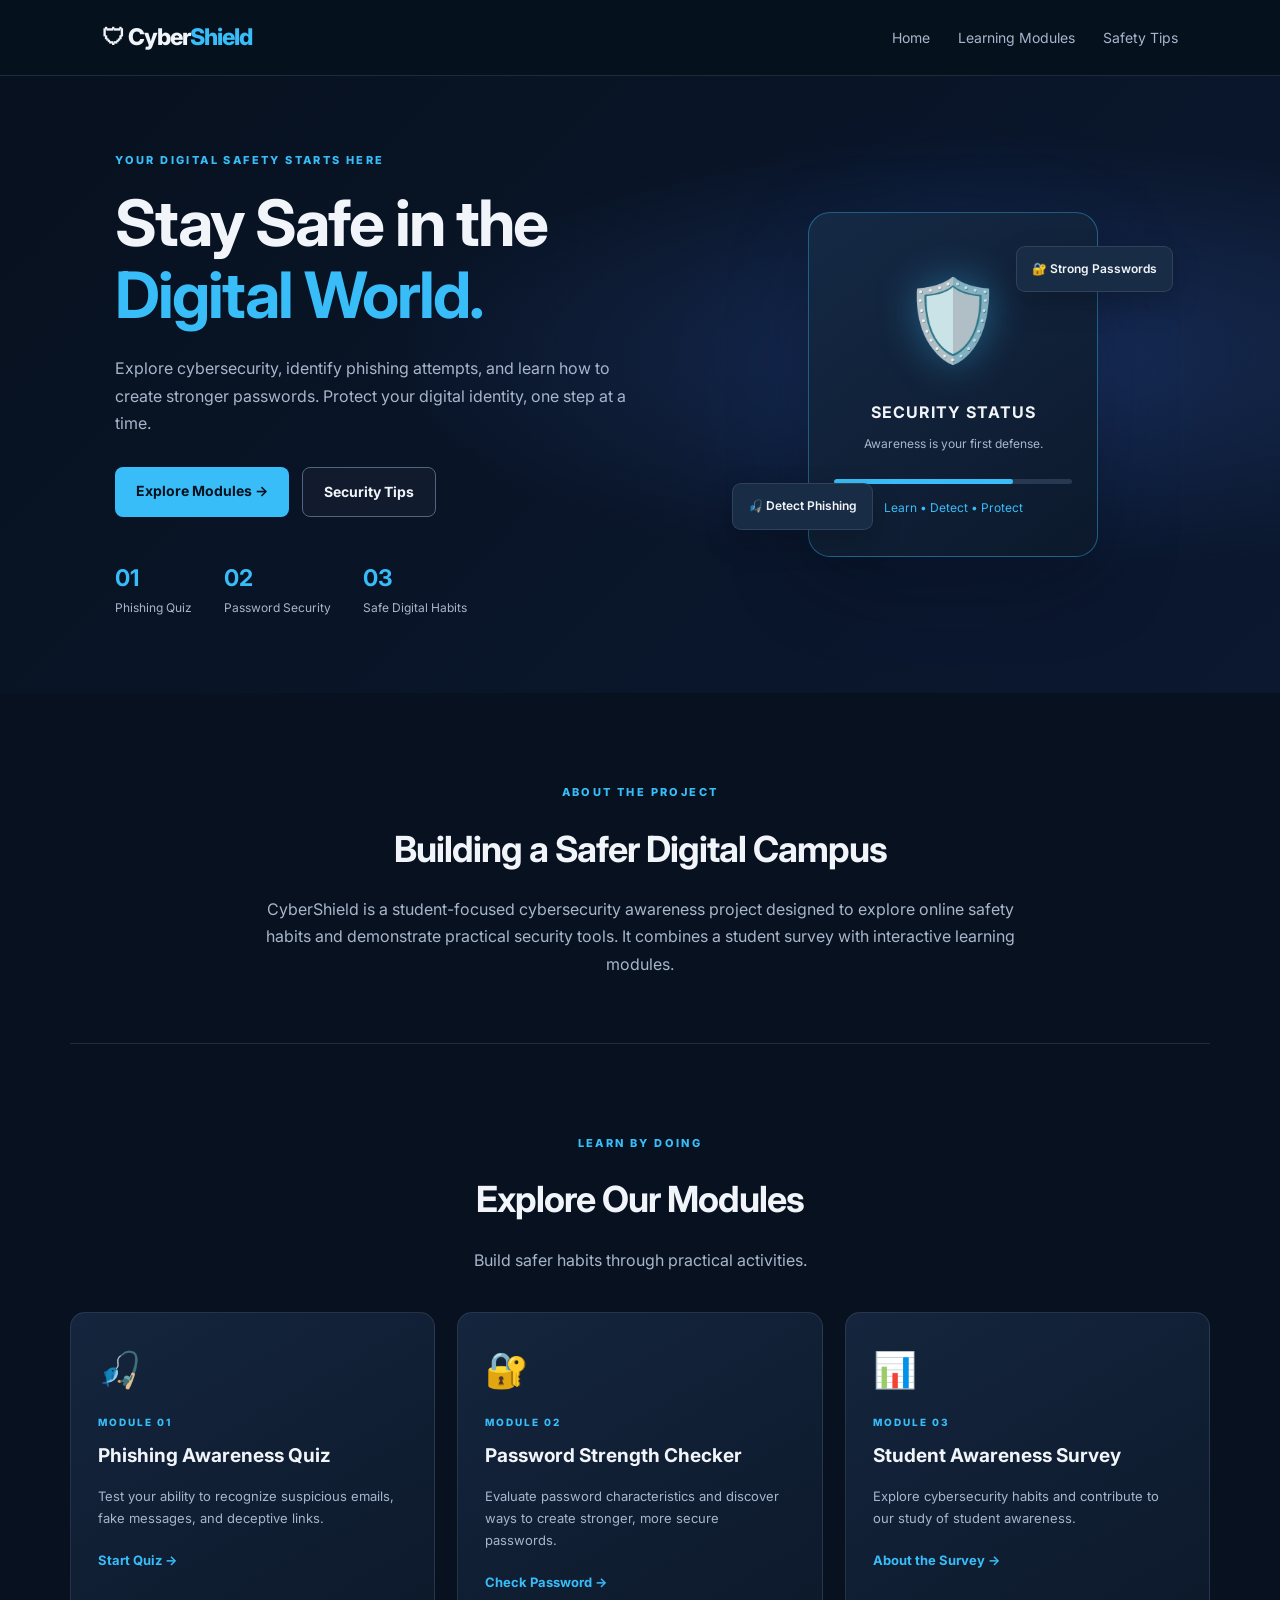
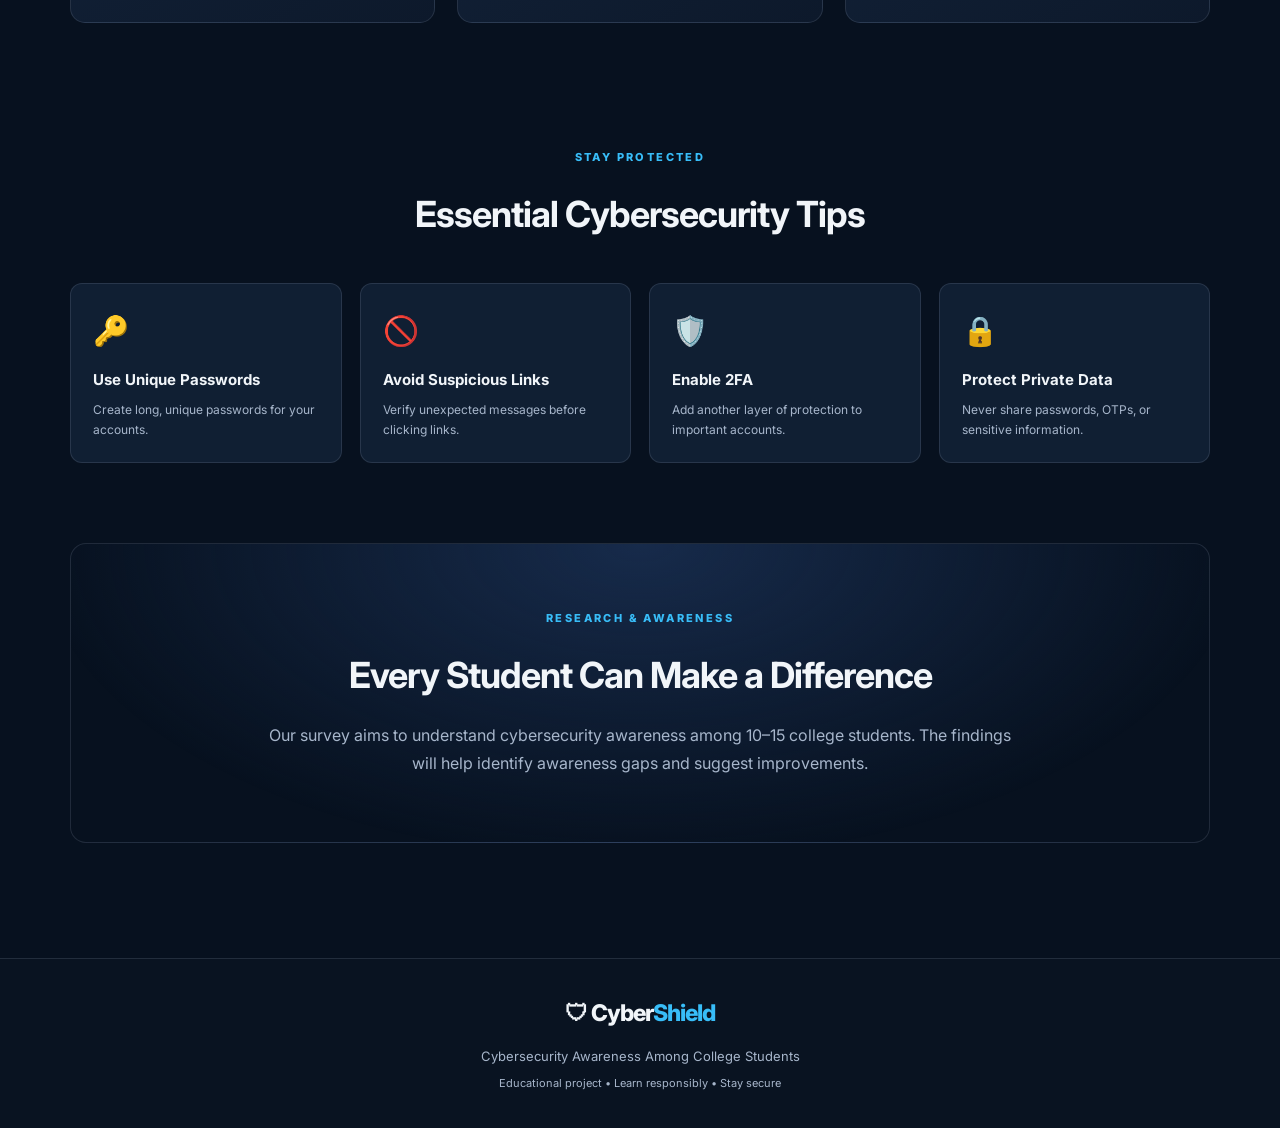
<file: index.html>
<!DOCTYPE html>
<html lang="en">
<head>
    <meta charset="UTF-8">
    <meta name="viewport" content="width=device-width, initial-scale=1.0">
    <title>CyberShield | Cybersecurity Awareness</title>
    <link rel="stylesheet" href="style.css">
</head>

<body>

    <nav class="navbar">
        <a href="#" class="logo">🛡 Cyber<span>Shield</span></a>

        <div class="nav-links">
            <a href="#home">Home</a>
            <a href="#modules">Learning Modules</a>
            <a href="#tips">Safety Tips</a>
        </div>
    </nav>

    <header class="hero" id="home">
        <div class="hero-content">
            <p class="tagline">YOUR DIGITAL SAFETY STARTS HERE</p>

            <h1>Stay Safe in the<br>
                <span>Digital World.</span>
            </h1>

            <p class="hero-text">
                Explore cybersecurity, identify phishing attempts,
                and learn how to create stronger passwords.
                Protect your digital identity, one step at a time.
            </p>

            <div class="hero-buttons">
                <a href="#modules" class="btn primary">
                    Explore Modules →
                </a>

                <a href="#tips" class="btn secondary">
                    Security Tips
                </a>
            </div>

            <div class="hero-stats">
                <div>
                    <h3>01</h3>
                    <p>Phishing Quiz</p>
                </div>

                <div>
                    <h3>02</h3>
                    <p>Password Security</p>
                </div>

                <div>
                    <h3>03</h3>
                    <p>Safe Digital Habits</p>
                </div>
            </div>
        </div>

        <div class="hero-visual">
            <div class="glow"></div>

            <div class="shield-card">
                <div class="shield-icon">🛡️</div>
                <h2>SECURITY STATUS</h2>
                <p class="protected">Awareness is your first defense.</p>

                <div class="security-line">
                    <span></span>
                </div>

                <p class="small-text">
                    Learn • Detect • Protect
                </p>
            </div>

            <div class="floating-card top-card">
                🔐 Strong Passwords
            </div>

            <div class="floating-card bottom-card">
                🎣 Detect Phishing
            </div>
        </div>
    </header>

    <main>

        <section class="intro">
            <p class="tagline">ABOUT THE PROJECT</p>
            <h2>Building a Safer Digital Campus</h2>

            <p>
                CyberShield is a student-focused cybersecurity awareness
                project designed to explore online safety habits and
                demonstrate practical security tools. It combines a
                student survey with interactive learning modules.
            </p>
        </section>

        <section class="modules" id="modules">
            <div class="section-heading">
                <p class="tagline">LEARN BY DOING</p>
                <h2>Explore Our Modules</h2>
                <p>Build safer habits through practical activities.</p>
            </div>

            <div class="module-grid">

                <article class="module-card phishing">
                    <div class="module-icon">🎣</div>
                    <p class="module-number">MODULE 01</p>
                    <h3>Phishing Awareness Quiz</h3>

                    <p>
                        Test your ability to recognize suspicious
                        emails, fake messages, and deceptive links.
                    </p>

                    <a href="phishing.html" class="module-link">
                        Start Quiz →
                    </a>
                </article>

                <article class="module-card password">
                    <div class="module-icon">🔐</div>
                    <p class="module-number">MODULE 02</p>
                    <h3>Password Strength Checker</h3>

                    <p>
                        Evaluate password characteristics and discover
                        ways to create stronger, more secure passwords.
                    </p>

                    <a href="password.html" class="module-link">
                        Check Password →
                    </a>
                </article>

                <article class="module-card survey">
                    <div class="module-icon">📊</div>
                    <p class="module-number">MODULE 03</p>
                    <h3>Student Awareness Survey</h3>

                    <p>
                        Explore cybersecurity habits and contribute
                        to our study of student awareness.
                    </p>

                    <a href="#survey-info" class="module-link">
                        About the Survey →
                    </a>
                </article>

            </div>
        </section>

        <section class="tips" id="tips">
            <div class="section-heading">
                <p class="tagline">STAY PROTECTED</p>
                <h2>Essential Cybersecurity Tips</h2>
            </div>

            <div class="tips-grid">
                <div class="tip">
                    <span>🔑</span>
                    <h3>Use Unique Passwords</h3>
                    <p>Create long, unique passwords for your accounts.</p>
                </div>

                <div class="tip">
                    <span>🚫</span>
                    <h3>Avoid Suspicious Links</h3>
                    <p>Verify unexpected messages before clicking links.</p>
                </div>

                <div class="tip">
                    <span>🛡️</span>
                    <h3>Enable 2FA</h3>
                    <p>Add another layer of protection to important accounts.</p>
                </div>

                <div class="tip">
                    <span>🔒</span>
                    <h3>Protect Private Data</h3>
                    <p>Never share passwords, OTPs, or sensitive information.</p>
                </div>
            </div>
        </section>

        <section class="survey-info" id="survey-info">
            <p class="tagline">RESEARCH & AWARENESS</p>
            <h2>Every Student Can Make a Difference</h2>
            <p>
                Our survey aims to understand cybersecurity awareness
                among 10–15 college students. The findings will help
                identify awareness gaps and suggest improvements.
            </p>
        </section>

    </main>

    <footer>
        <a href="#home" class="logo">🛡 Cyber<span>Shield</span></a>

        <p>
            Cybersecurity Awareness Among College Students
        </p>

        <p class="footer-note">
            Educational project • Learn responsibly • Stay secure
        </p>
    </footer>

</body>
</html>
</file>
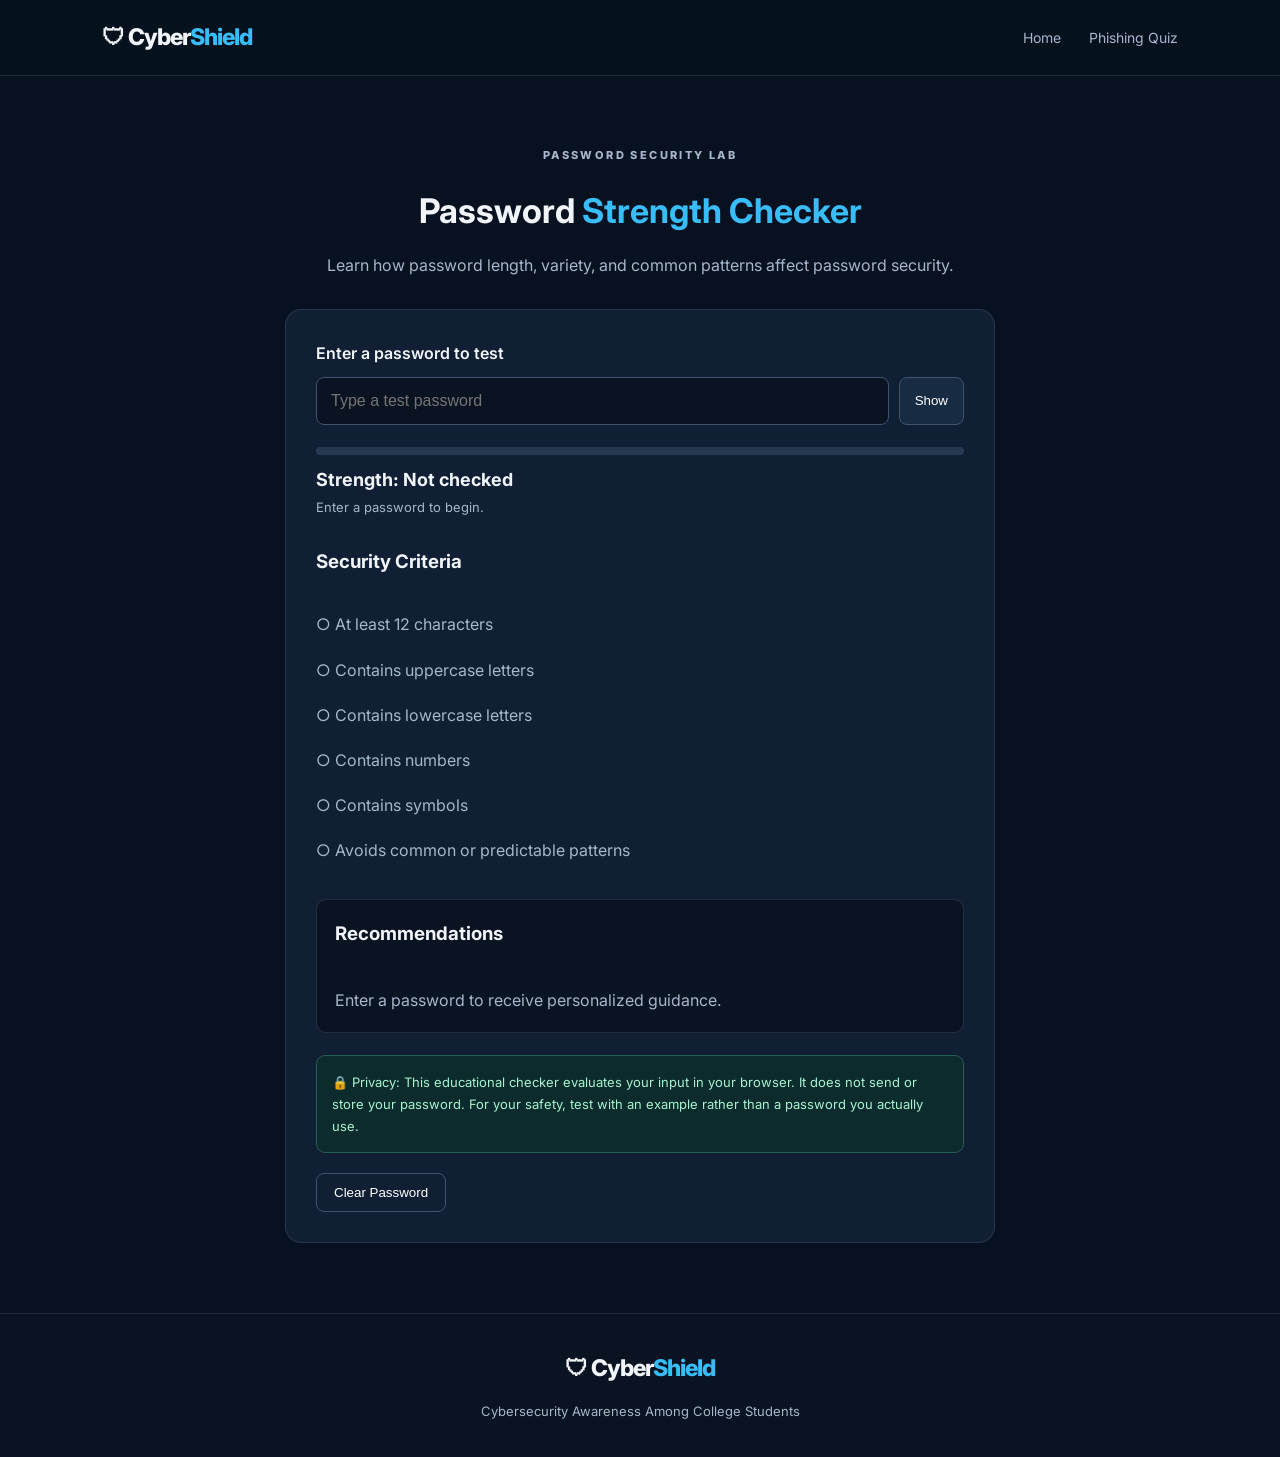
<file: password.html>
<!DOCTYPE html>
<html lang="en">
<head>
    <meta charset="UTF-8">
    <meta name="viewport" content="width=device-width, initial-scale=1.0">
    <title>Password Strength Checker | CyberShield</title>
    <link rel="stylesheet" href="style.css">

    <style>
        .password-container {
            max-width: 760px;
            margin: 45px auto;
            padding: 25px;
        }

        .password-heading {
            text-align: center;
            margin-bottom: 30px;
        }

        .password-heading h1 {
            font-size: 34px;
            margin-bottom: 12px;
        }

        .password-heading h1 span {
            color: var(--blue);
        }

        .password-heading p {
            color: var(--muted);
        }

        .checker-card {
            background: var(--panel);
            border: 1px solid var(--border);
            border-radius: 16px;
            padding: 30px;
        }

        .input-label {
            display: block;
            margin-bottom: 10px;
            font-weight: 600;
        }

        .password-input-row {
            display: flex;
            gap: 10px;
        }

        #passwordInput {
            width: 100%;
            min-width: 0;
            padding: 14px;
            border-radius: 8px;
            border: 1px solid #40536d;
            background: #091321;
            color: white;
            font-size: 16px;
        }

        #passwordInput:focus {
            outline: 2px solid var(--blue);
            outline-offset: 2px;
        }

        .toggle-btn {
            border: 1px solid #40536d;
            border-radius: 8px;
            background: #172b43;
            color: white;
            padding: 0 15px;
            cursor: pointer;
        }

        .strength-meter {
            height: 8px;
            background: #263951;
            border-radius: 10px;
            margin: 22px 0 10px;
            overflow: hidden;
        }

        #strengthBar {
            height: 100%;
            width: 0;
            background: #64748b;
            transition: width 0.25s, background 0.25s;
        }

        #strengthLabel {
            font-size: 18px;
            font-weight: 700;
        }

        #strengthScore {
            color: var(--muted);
            font-size: 13px;
        }

        .criteria-list {
            list-style: none;
            padding: 0;
            margin: 25px 0;
        }

        .criteria-list li {
            padding: 9px 0;
            color: var(--muted);
        }

        .criteria-list li.pass {
            color: #6ee7b7;
        }

        .criteria-list li.fail {
            color: #fda4af;
        }

        .recommendations {
            padding: 18px;
            border: 1px solid var(--border);
            border-radius: 10px;
            background: #091321;
        }

        .recommendations h3 {
            margin-bottom: 10px;
        }

        #feedback {
            color: var(--muted);
            white-space: pre-line;
        }

        .privacy-note {
            margin-top: 22px;
            padding: 15px;
            background: #0c2b2c;
            border: 1px solid #245c56;
            border-radius: 9px;
            color: #a7f3d0;
            font-size: 13px;
        }

        .reset-btn {
            margin-top: 20px;
            border: 1px solid #40536d;
            background: transparent;
            color: white;
            border-radius: 8px;
            padding: 11px 17px;
            cursor: pointer;
        }

        @media (max-width: 500px) {
            .password-container {
                padding: 15px;
            }

            .checker-card {
                padding: 20px;
            }

            .password-heading h1 {
                font-size: 27px;
            }
        }
    </style>
</head>

<body>

    <nav class="navbar">
        <a href="index.html" class="logo">🛡 Cyber<span>Shield</span></a>

        <div class="nav-links">
            <a href="index.html">Home</a>
            <a href="phishing.html">Phishing Quiz</a>
        </div>
    </nav>

    <main class="password-container">

        <div class="password-heading">
            <p class="tagline">PASSWORD SECURITY LAB</p>

            <h1>Password <span>Strength Checker</span></h1>

            <p>
                Learn how password length, variety, and common
                patterns affect password security.
            </p>
        </div>

        <section class="checker-card">

            <label for="passwordInput" class="input-label">
                Enter a password to test
            </label>

            <div class="password-input-row">
                <input
                    type="password"
                    id="passwordInput"
                    placeholder="Type a test password"
                    autocomplete="off"
                    spellcheck="false"
                    maxlength="256"
                    aria-describedby="privacyNote"
                >

                <button
                    type="button"
                    class="toggle-btn"
                    id="toggleButton"
                >
                    Show
                </button>
            </div>

            <div class="strength-meter">
                <div id="strengthBar"></div>
            </div>

            <p id="strengthLabel" aria-live="polite">
                Strength: Not checked
            </p>

            <p id="strengthScore">
                Enter a password to begin.
            </p>

            <h3 style="margin-top: 28px;">
                Security Criteria
            </h3>

            <ul class="criteria-list">
                <li id="lengthCheck">○ At least 12 characters</li>
                <li id="uppercaseCheck">○ Contains uppercase letters</li>
                <li id="lowercaseCheck">○ Contains lowercase letters</li>
                <li id="numberCheck">○ Contains numbers</li>
                <li id="symbolCheck">○ Contains symbols</li>
                <li id="commonCheck">○ Avoids common or predictable patterns</li>
            </ul>

            <div class="recommendations">
                <h3>Recommendations</h3>
                <p id="feedback">
                    Enter a password to receive personalized guidance.
                </p>
            </div>

            <div class="privacy-note" id="privacyNote">
                🔒 Privacy: This educational checker evaluates
                your input in your browser. It does not send or
                store your password. For your safety, test with
                an example rather than a password you actually use.
            </div>

            <button type="button" class="reset-btn" id="clearButton">
                Clear Password
            </button>

        </section>

    </main>

    <footer>
        <a href="index.html" class="logo">🛡 Cyber<span>Shield</span></a>
        <p>Cybersecurity Awareness Among College Students</p>
    </footer>

    <script>
        const passwordInput = document.getElementById("passwordInput");
        const strengthBar = document.getElementById("strengthBar");
        const strengthLabel = document.getElementById("strengthLabel");
        const strengthScore = document.getElementById("strengthScore");
        const feedback = document.getElementById("feedback");

        const criteria = {
            length: document.getElementById("lengthCheck"),
            uppercase: document.getElementById("uppercaseCheck"),
            lowercase: document.getElementById("lowercaseCheck"),
            number: document.getElementById("numberCheck"),
            symbol: document.getElementById("symbolCheck"),
            common: document.getElementById("commonCheck")
        };

        const commonPasswords = new Set([
            "password", "password123", "12345678", "123456789",
            "qwerty123", "admin123", "letmein", "welcome123",
            "iloveyou", "abc123", "password1"
        ]);

        function setCriterion(element, passed, label) {
            element.className = passed ? "pass" : "fail";
            element.textContent = (passed ? "✓ " : "○ ") + label;
        }

        function checkPassword() {
            const password = passwordInput.value;

            if (!password) {
                strengthBar.style.width = "0";
                strengthLabel.textContent = "Strength: Not checked";
                strengthScore.textContent = "Enter a password to begin.";

                Object.values(criteria).forEach(element => {
                    element.className = "";
                    element.textContent = "○ " +
                        element.textContent.replace(/^[✓○]\s*/, "");
                });

                feedback.textContent =
                    "Enter a password to receive personalized guidance.";

                return;
            }

            const lower = password.toLowerCase();
            const lengthOK = password.length >= 12;
            const upperOK = /[A-Z]/.test(password);
            const lowerOK = /[a-z]/.test(password);
            const numberOK = /[0-9]/.test(password);
            const symbolOK = /[^A-Za-z0-9]/.test(password);

            const commonOK =
                !commonPasswords.has(lower) &&
                !/^(.)\1+$/.test(password) &&
                !/^(0123|1234|2345|3456|4567|5678|6789|9876|8765|7654)/.test(password);

            setCriterion(criteria.length, lengthOK,
                "At least 12 characters");

            setCriterion(criteria.uppercase, upperOK,
                "Contains uppercase letters");

            setCriterion(criteria.lowercase, lowerOK,
                "Contains lowercase letters");

            setCriterion(criteria.number, numberOK,
                "Contains numbers");

            setCriterion(criteria.symbol, symbolOK,
                "Contains symbols");

            setCriterion(criteria.common, commonOK,
                "Avoids common or predictable patterns");

            let points = 0;

            if (lengthOK) points++;
            if (password.length >= 16) points++;
            if (upperOK && lowerOK) points++;
            if (numberOK) points++;
            if (symbolOK) points++;
            if (commonOK) points++;

            if (!commonOK || password.length < 8) {
                points = Math.min(points, 1);
            }

            let label;
            let color;
            let width;

            if (points <= 1) {
                label = "Very Weak";
                color = "#fb7185";
                width = "17%";
            } else if (points === 2) {
                label = "Weak";
                color = "#f97316";
                width = "34%";
            } else if (points === 3) {
                label = "Moderate";
                color = "#facc15";
                width = "51%";
            } else if (points === 4) {
                label = "Good";
                color = "#38bdf8";
                width = "68%";
            } else if (points === 5) {
                label = "Strong";
                color = "#34d399";
                width = "85%";
            } else {
                label = "Very Strong";
                color = "#22c55e";
                width = "100%";
            }

            strengthBar.style.width = width;
            strengthBar.style.background = color;
            strengthLabel.textContent = "Strength: " + label;
            strengthLabel.style.color = color;
            strengthScore.textContent =
                "Educational score: " + points + " / 6 criteria met";

            const suggestions = [];

            if (!lengthOK) {
                suggestions.push("• Use at least 12 characters; longer is generally better.");
            }

            if (!upperOK || !lowerOK) {
                suggestions.push("• Consider a mixture of uppercase and lowercase letters.");
            }

            if (!numberOK) {
                suggestions.push("• Consider including numbers.");
            }

            if (!symbolOK) {
                suggestions.push("• Consider including symbols where supported.");
            }

            if (!commonOK) {
                suggestions.push("• Avoid common passwords, repeated characters, and predictable sequences.");
            }

            if (suggestions.length === 0) {
                suggestions.push(
                    "• These basic checks look good. Avoid reuse and predictable personal information."
                );
                suggestions.push(
                    "• Consider a unique passphrase and a password manager."
                );
            }

            feedback.textContent = suggestions.join("\n");
        }

        document.getElementById("toggleButton").addEventListener("click", function () {
            const showing = passwordInput.type === "text";

            passwordInput.type = showing ? "password" : "text";
            this.textContent = showing ? "Show" : "Hide";
        });

        document.getElementById("clearButton").addEventListener("click", function () {
            passwordInput.value = "";
            passwordInput.type = "password";
            document.getElementById("toggleButton").textContent = "Show";
            checkPassword();
            passwordInput.focus();
        });

        passwordInput.addEventListener("input", checkPassword);
    </script>

</body>
</html>
</file>
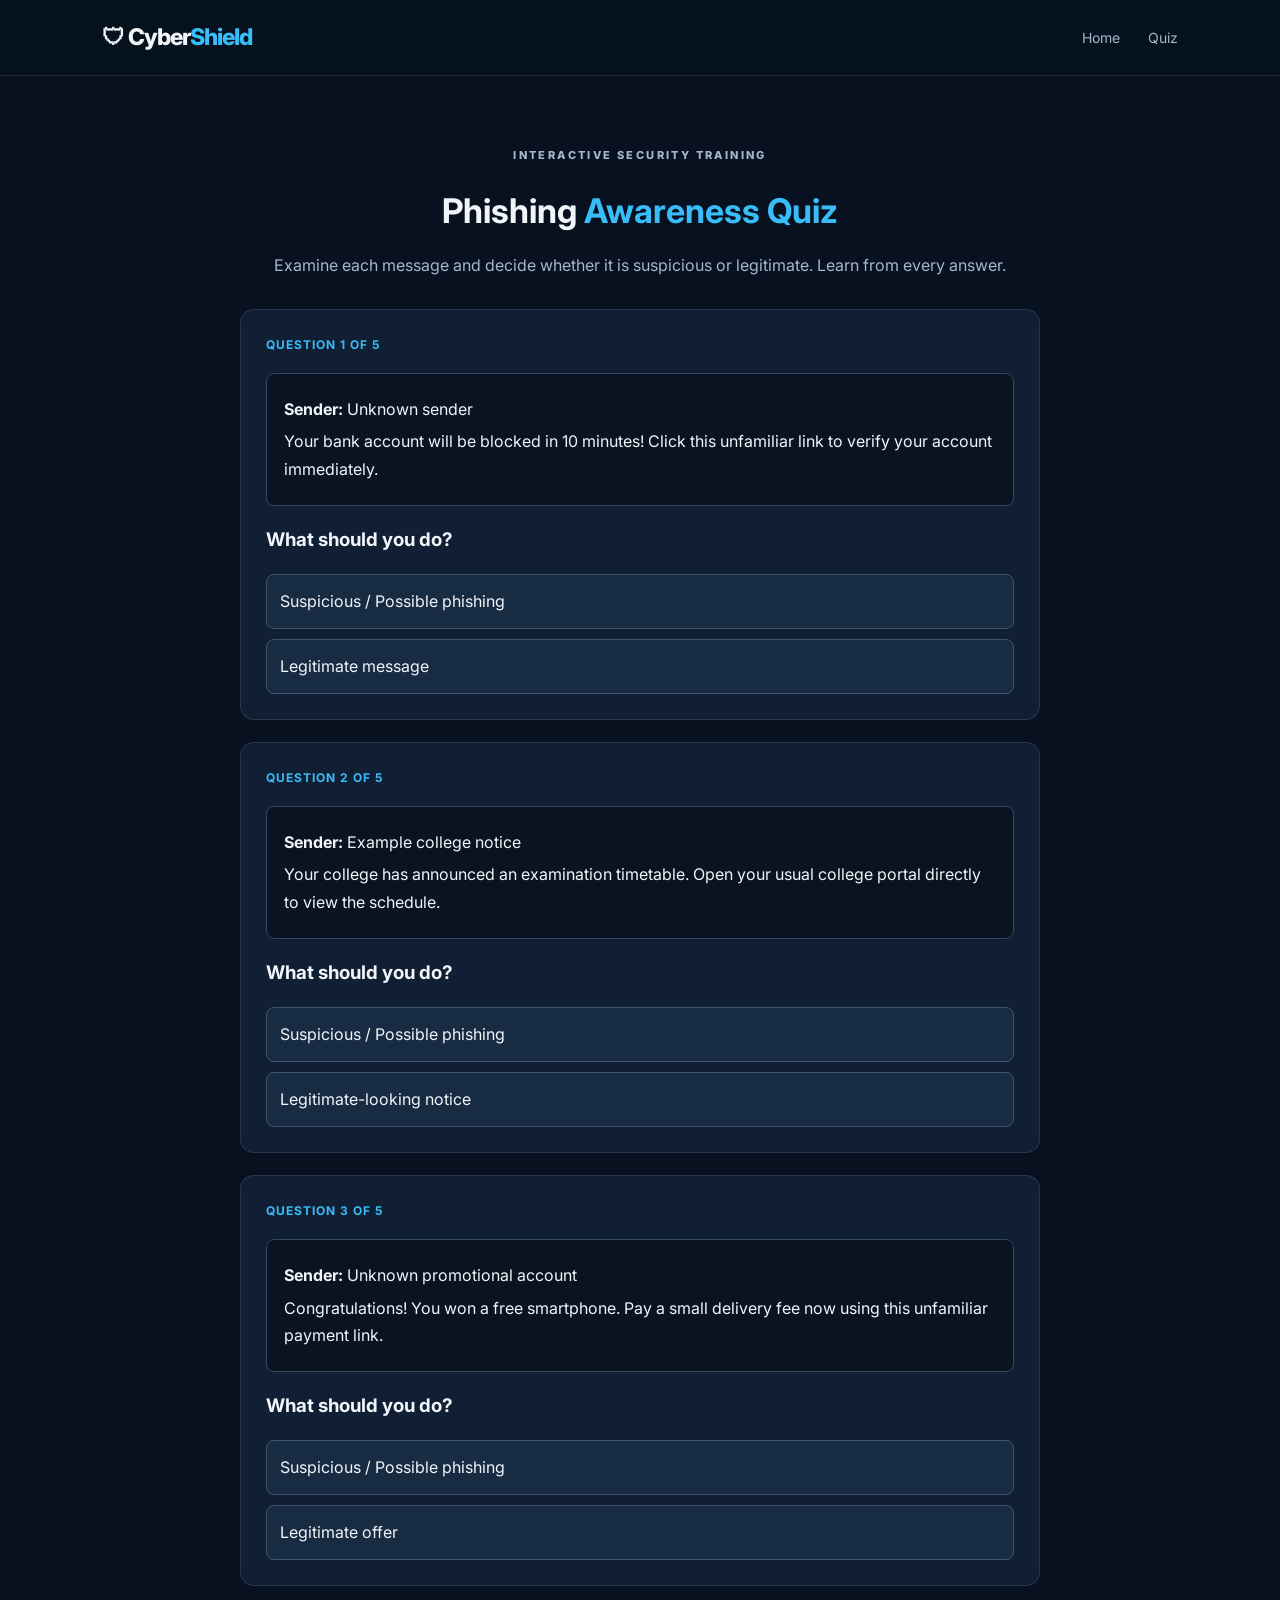
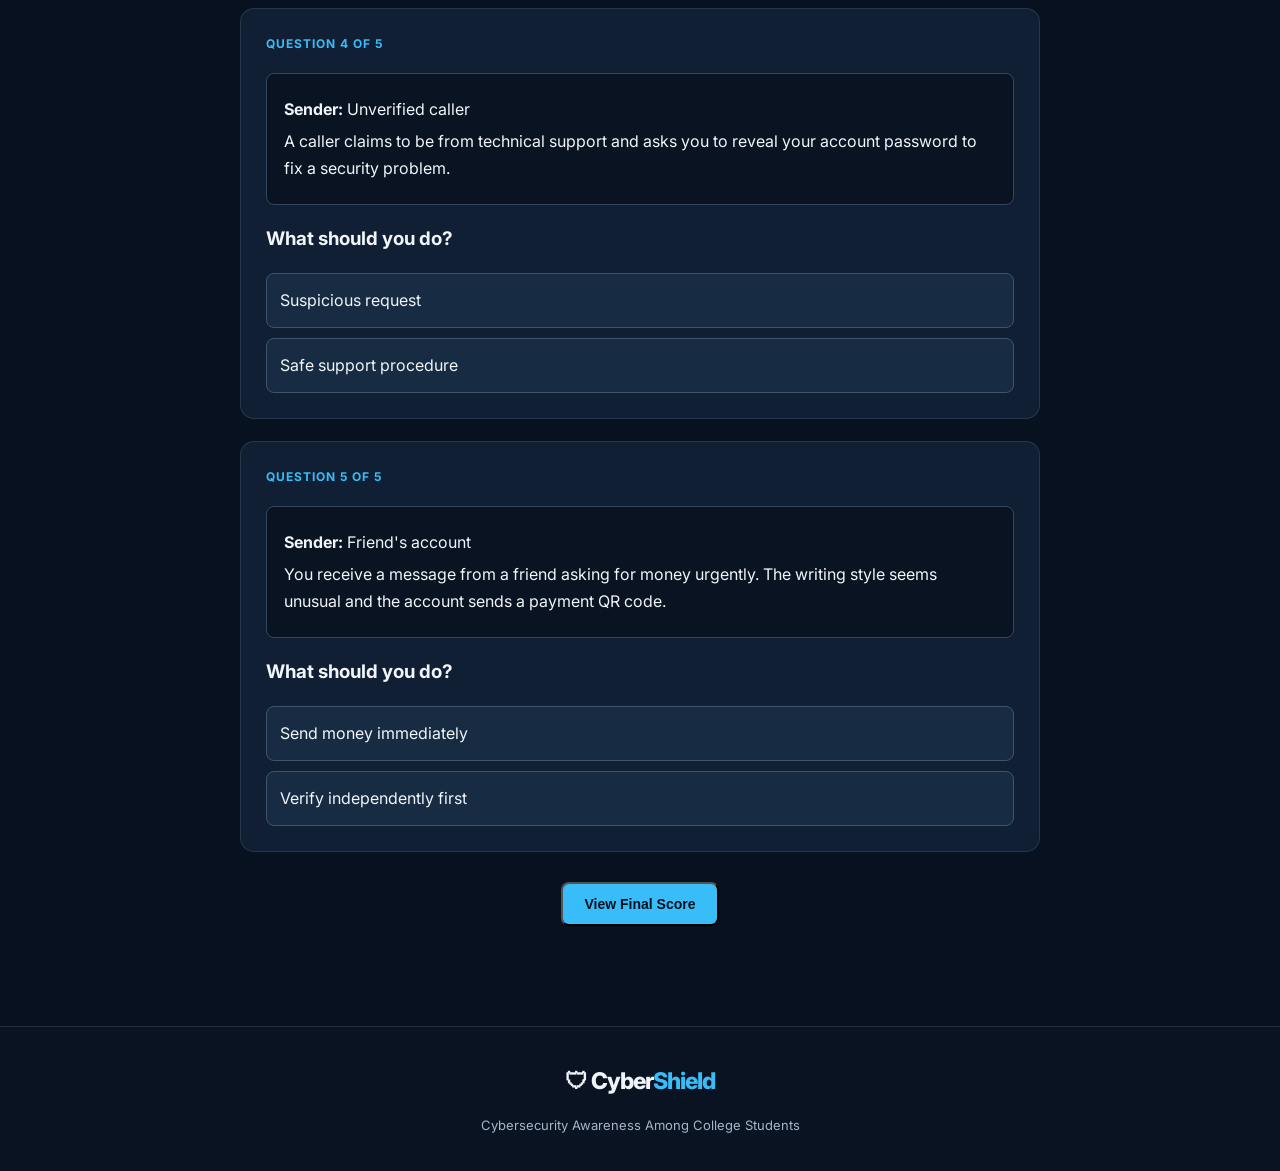
<file: phishing.html>
<!DOCTYPE html>
<html lang="en">
<head>
    <meta charset="UTF-8">
    <meta name="viewport" content="width=device-width, initial-scale=1.0">
    <title>Phishing Awareness Quiz | CyberShield</title>
    <link rel="stylesheet" href="style.css">

    <style>
        .quiz-container {
            max-width: 850px;
            margin: 45px auto;
            padding: 25px;
        }

        .quiz-heading {
            text-align: center;
            margin-bottom: 30px;
        }

        .quiz-heading h1 {
            font-size: 34px;
            margin-bottom: 12px;
        }

        .quiz-heading h1 span {
            color: var(--blue);
        }

        .quiz-heading p {
            color: var(--muted);
        }

        .question-card {
            background: var(--panel);
            border: 1px solid var(--border);
            border-radius: 14px;
            padding: 25px;
            margin-bottom: 22px;
        }

        .question-number {
            color: var(--blue);
            font-size: 12px;
            font-weight: bold;
            letter-spacing: 1px;
        }

        .message-example {
            background: #091321;
            border: 1px solid #35465f;
            border-radius: 8px;
            padding: 17px;
            margin: 18px 0;
            overflow-wrap: anywhere;
        }

        .message-example p {
            margin: 5px 0;
        }

        .answer-options {
            display: grid;
            gap: 10px;
            margin-top: 18px;
        }

        .answer-btn {
            text-align: left;
            background: #172b43;
            color: var(--text);
            border: 1px solid #40536d;
            border-radius: 8px;
            padding: 13px;
            cursor: pointer;
            font: inherit;
        }

        .answer-btn:hover:not(:disabled) {
            border-color: var(--blue);
        }

        .answer-btn:disabled {
            cursor: default;
            opacity: 0.85;
        }

        .answer-btn.correct {
            border-color: #34d399;
            background: #12352f;
        }

        .answer-btn.incorrect {
            border-color: #fb7185;
            background: #40202b;
        }

        .feedback {
            margin-top: 15px;
            padding: 13px;
            border-radius: 8px;
            background: #0b192b;
            color: var(--muted);
        }

        .quiz-actions {
            text-align: center;
            margin: 30px 0;
        }

        .quiz-result {
            display: none;
            text-align: center;
            padding: 25px;
            background: var(--panel);
            border: 1px solid var(--blue);
            border-radius: 14px;
            margin: 25px 0;
        }

        .quiz-result h2 {
            color: var(--blue);
            font-size: 30px;
        }

        .back-link {
            display: inline-block;
            color: var(--blue);
            margin-top: 18px;
        }
    </style>
</head>

<body>

    <nav class="navbar">
        <a href="index.html" class="logo">🛡 Cyber<span>Shield</span></a>

        <div class="nav-links">
            <a href="index.html">Home</a>
            <a href="#quiz">Quiz</a>
        </div>
    </nav>

    <main class="quiz-container" id="quiz">

        <div class="quiz-heading">
            <p class="tagline">INTERACTIVE SECURITY TRAINING</p>
            <h1>Phishing <span>Awareness Quiz</span></h1>
            <p>
                Examine each message and decide whether it is
                suspicious or legitimate. Learn from every answer.
            </p>
        </div>

        <div id="questions"></div>

        <div class="quiz-actions">
            <button class="btn primary" id="finishBtn" onclick="finishQuiz()">
                View Final Score
            </button>
        </div>

        <div class="quiz-result" id="result" aria-live="polite">
            <h2 id="score"></h2>
            <p id="resultMessage"></p>
            <button class="btn primary" onclick="restartQuiz()">
                Try Again
            </button>
            <br>
            <a href="index.html" class="back-link">← Back to Home</a>
        </div>

    </main>

    <footer>
        <a href="index.html" class="logo">🛡 Cyber<span>Shield</span></a>
        <p>Cybersecurity Awareness Among College Students</p>
    </footer>

    <script>
        const quizData = [
            {
                message: "Your bank account will be blocked in 10 minutes! Click this unfamiliar link to verify your account immediately.",
                sender: "Unknown sender",
                options: [
                    "Suspicious / Possible phishing",
                    "Legitimate message"
                ],
                answer: 0,
                explanation: "Urgency, threats, and an unfamiliar link are warning signs. Do not click; verify through the bank's official app or website."
            },
            {
                message: "Your college has announced an examination timetable. Open your usual college portal directly to view the schedule.",
                sender: "Example college notice",
                options: [
                    "Suspicious / Possible phishing",
                    "Legitimate-looking notice"
                ],
                answer: 1,
                explanation: "This message contains no obvious demand for sensitive information. However, the sender and notice should still be verified through the official college portal."
            },
            {
                message: "Congratulations! You won a free smartphone. Pay a small delivery fee now using this unfamiliar payment link.",
                sender: "Unknown promotional account",
                options: [
                    "Suspicious / Possible phishing",
                    "Legitimate offer"
                ],
                answer: 0,
                explanation: "Unexpected prizes combined with payment requests and unfamiliar links are common scam indicators."
            },
            {
                message: "A caller claims to be from technical support and asks you to reveal your account password to fix a security problem.",
                sender: "Unverified caller",
                options: [
                    "Suspicious request",
                    "Safe support procedure"
                ],
                answer: 0,
                explanation: "Never reveal your password to a caller. Contact the service provider using its official support channel."
            },
            {
                message: "You receive a message from a friend asking for money urgently. The writing style seems unusual and the account sends a payment QR code.",
                sender: "Friend's account",
                options: [
                    "Send money immediately",
                    "Verify independently first"
                ],
                answer: 1,
                explanation: "Accounts can be compromised. Contact your friend through a separate, trusted channel before sending money."
            }
        ];

        let score = 0;
        let answered = 0;
        let finished = false;

        function loadQuiz() {
            const container = document.getElementById("questions");

            container.innerHTML = quizData.map((q, index) => `
                <section class="question-card" id="question-${index}">
                    <p class="question-number">QUESTION ${index + 1} OF ${quizData.length}</p>

                    <div class="message-example">
                        <p><strong>Sender:</strong> ${q.sender}</p>
                        <p>${q.message}</p>
                    </div>

                    <h3>What should you do?</h3>

                    <div class="answer-options">
                        ${q.options.map((option, optionIndex) => `
                            <button class="answer-btn"
                                onclick="selectAnswer(${index}, ${optionIndex}, this)">
                                ${option}
                            </button>
                        `).join("")}
                    </div>

                    <div class="feedback" id="feedback-${index}" hidden></div>
                </section>
            `).join("");
        }

        function selectAnswer(questionIndex, optionIndex, button) {
            if (finished) return;

            const feedback = document.getElementById("feedback-" + questionIndex);

            if (!feedback.hidden) return;

            const question = quizData[questionIndex];
            const buttons = document.querySelectorAll(
                "#question-" + questionIndex + " .answer-btn"
            );

            buttons.forEach(btn => btn.disabled = true);

            answered++;

            if (optionIndex === question.answer) {
                score++;
                button.classList.add("correct");
                feedback.textContent = "Correct! " + question.explanation;
            } else {
                button.classList.add("incorrect");
                buttons[question.answer].classList.add("correct");
                feedback.textContent = "Not quite. " + question.explanation;
            }

            feedback.hidden = false;
        }

        function finishQuiz() {
            if (finished) return;

            finished = true;

            document.querySelectorAll(".answer-btn").forEach(btn => {
                btn.disabled = true;
            });

            document.getElementById("score").textContent =
                "Your Score: " + score + " / " + quizData.length;

            document.getElementById("resultMessage").textContent =
                answered < quizData.length
                ? "You answered " + answered + " of " + quizData.length +
                  " questions. Unanswered questions count as incorrect. Review the explanations to learn more."
                : score === quizData.length
                ? "Excellent! You identified all the expected safe actions in these examples."
                : "Keep learning! Review the explanations and practice identifying warning signs.";

            document.getElementById("result").style.display = "block";
            document.getElementById("finishBtn").disabled = true;

            document.getElementById("result").scrollIntoView({
                behavior: "smooth",
                block: "center"
            });
        }

        function restartQuiz() {
            score = 0;
            answered = 0;
            finished = false;

            document.getElementById("result").style.display = "none";
            document.getElementById("finishBtn").disabled = false;

            loadQuiz();

            window.scrollTo({
                top: 0,
                behavior: "smooth"
            });
        }

        loadQuiz();
    </script>

</body>
</html>
</file>
<file: style.css>
@import url('https://fonts.googleapis.com/css2?family=Inter:wght@400;500;600;700;800&display=swap');

:root {
    --bg: #07111f;
    --panel: #101f33;
    --blue: #38bdf8;
    --purple: #818cf8;
    --text: #f1f5f9;
    --muted: #a7b6cb;
    --border: rgba(148, 163, 184, 0.18);
}

* {
    margin: 0;
    padding: 0;
    box-sizing: border-box;
    scroll-behavior: smooth;
}

body {
    font-family: 'Inter', Arial, sans-serif;
    background: var(--bg);
    color: var(--text);
    line-height: 1.7;
}

a {
    text-decoration: none;
    color: inherit;
}

.navbar {
    min-height: 76px;
    padding: 18px 8%;
    display: flex;
    align-items: center;
    justify-content: space-between;
    gap: 20px;
    background: rgba(7, 17, 31, 0.96);
    border-bottom: 1px solid var(--border);
}

.logo {
    font-size: 23px;
    font-weight: 800;
    letter-spacing: -1px;
}

.logo span {
    color: var(--blue);
}

.nav-links {
    display: flex;
    gap: 28px;
    flex-wrap: wrap;
}

.nav-links a {
    color: var(--muted);
    font-size: 14px;
    transition: color 0.2s;
}

.nav-links a:hover {
    color: var(--blue);
}

.hero {
    min-height: 590px;
    padding: 75px 9%;
    display: grid;
    grid-template-columns: 1.15fr 0.85fr;
    align-items: center;
    gap: 55px;
    overflow: hidden;
    background:
        radial-gradient(ellipse at 80% 45%, #172b53 0%, transparent 45%),
        linear-gradient(135deg, #07111f, #0b1830);
}

.tagline {
    color: var(--blue);
    font-size: 11px;
    font-weight: 800;
    letter-spacing: 2.4px;
    margin-bottom: 17px;
}

.hero h1 {
    font-size: clamp(38px, 5vw, 64px);
    line-height: 1.13;
    letter-spacing: -2px;
    margin-bottom: 24px;
}

.hero h1 span {
    color: var(--blue);
}

.hero-text {
    color: var(--muted);
    max-width: 540px;
    margin-bottom: 30px;
}

.hero-buttons {
    display: flex;
    flex-wrap: wrap;
    gap: 13px;
}

.btn {
    display: inline-block;
    padding: 12px 21px;
    border-radius: 8px;
    font-size: 14px;
    font-weight: 700;
    transition: transform 0.2s, background 0.2s;
}

.btn:hover {
    transform: translateY(-3px);
}

.primary {
    color: #04111e;
    background: var(--blue);
}

.primary:hover {
    background: #7dd3fc;
}

.secondary {
    border: 1px solid #52657f;
    background: rgba(255, 255, 255, 0.03);
}

.secondary:hover {
    background: #172b43;
}

.hero-stats {
    display: flex;
    gap: 32px;
    flex-wrap: wrap;
    margin-top: 42px;
}

.hero-stats h3 {
    color: var(--blue);
    font-size: 23px;
}

.hero-stats p {
    color: var(--muted);
    font-size: 12px;
}

.hero-visual {
    position: relative;
    min-height: 350px;
    display: flex;
    align-items: center;
    justify-content: center;
}

.glow {
    position: absolute;
    width: 280px;
    height: 280px;
    background: #2563eb;
    opacity: 0.2;
    filter: blur(85px);
    border-radius: 50%;
}

.shield-card {
    z-index: 1;
    position: relative;
    width: 290px;
    padding: 38px 25px;
    text-align: center;
    border: 1px solid rgba(56, 189, 248, 0.4);
    border-radius: 22px;
    background: linear-gradient(145deg, #152945, #0c192c);
    box-shadow: 0 25px 80px rgba(0, 0, 0, 0.3);
}

.shield-icon {
    font-size: 80px;
    margin-bottom: 12px;
    filter: drop-shadow(0 0 20px rgba(56, 189, 248, 0.4));
}

.shield-card h2 {
    font-size: 16px;
    letter-spacing: 1px;
}

.protected {
    color: var(--muted);
    font-size: 12px;
    margin-top: 8px;
}

.security-line {
    height: 5px;
    background: #263951;
    border-radius: 5px;
    margin: 24px 0 14px;
    overflow: hidden;
}

.security-line span {
    display: block;
    width: 75%;
    height: 100%;
    background: var(--blue);
    border-radius: 5px;
}

.small-text {
    color: var(--blue);
    font-size: 12px;
}

.floating-card {
    position: absolute;
    z-index: 2;
    background: #192c45;
    border: 1px solid var(--border);
    border-radius: 9px;
    padding: 12px 15px;
    font-size: 12px;
    font-weight: 600;
    box-shadow: 0 12px 30px rgba(0, 0, 0, 0.2);
}

.top-card {
    top: 36px;
    right: -8px;
}

.bottom-card {
    bottom: 30px;
    left: -10px;
}

main {
    max-width: 1200px;
    margin: auto;
    padding: 25px 30px 70px;
}

.intro,
.survey-info {
    text-align: center;
    padding: 65px 12%;
    margin-bottom: 45px;
    border-bottom: 1px solid var(--border);
}

.intro h2,
.survey-info h2,
.section-heading h2 {
    font-size: clamp(25px, 3vw, 36px);
    letter-spacing: -1px;
    margin-bottom: 16px;
}

.intro > p:last-child,
.survey-info > p:last-child {
    max-width: 760px;
    margin: auto;
    color: var(--muted);
}

.modules,
.tips {
    padding: 45px 0;
    margin-bottom: 35px;
}

.section-heading {
    text-align: center;
    margin-bottom: 38px;
}

.section-heading > p:last-child {
    color: var(--muted);
}

.module-grid {
    display: grid;
    grid-template-columns: repeat(3, minmax(0, 1fr));
    gap: 22px;
}

.module-card {
    position: relative;
    padding: 27px;
    min-height: 300px;
    border: 1px solid var(--border);
    border-radius: 15px;
    background: linear-gradient(150deg, #14253d, #0d192b);
    transition: transform 0.25s, border-color 0.25s;
}

.module-card:hover {
    transform: translateY(-6px);
    border-color: var(--blue);
}

.module-icon {
    font-size: 35px;
    margin-bottom: 15px;
}

.module-number {
    font-size: 10px;
    letter-spacing: 2px;
    font-weight: 800;
    color: var(--blue);
    margin-bottom: 9px;
}

.module-card h3 {
    font-size: 19px;
    margin-bottom: 12px;
}

.module-card > p:not(.module-number) {
    color: var(--muted);
    font-size: 13px;
}

.module-link {
    display: inline-block;
    margin-top: 20px;
    color: var(--blue);
    font-size: 13px;
    font-weight: 700;
}

.module-link:hover {
    color: #bae6fd;
}

.tips-grid {
    display: grid;
    grid-template-columns: repeat(4, minmax(0, 1fr));
    gap: 18px;
}

.tip {
    padding: 22px;
    background: #101f33;
    border: 1px solid var(--border);
    border-radius: 12px;
}

.tip span {
    font-size: 29px;
}

.tip h3 {
    font-size: 15px;
    margin: 12px 0 7px;
}

.tip p {
    color: var(--muted);
    font-size: 12px;
}

.survey-info {
    background: radial-gradient(ellipse at top, #172b4b, transparent 75%);
    border: 1px solid var(--border);
    border-radius: 16px;
    margin-top: 35px;
}

footer {
    text-align: center;
    padding: 35px 20px;
    border-top: 1px solid var(--border);
    background: #091321;
}

footer .logo {
    display: inline-block;
    margin-bottom: 12px;
}

footer p {
    color: var(--muted);
    font-size: 13px;
}

.footer-note {
    margin-top: 7px;
    font-size: 11px;
}

@media (max-width: 900px) {
    .hero {
        grid-template-columns: 1fr;
        padding: 60px 7%;
    }

    .hero-visual {
        min-height: 340px;
    }

    .module-grid {
        grid-template-columns: 1fr 1fr;
    }

    .tips-grid {
        grid-template-columns: 1fr 1fr;
    }
}

@media (max-width: 560px) {
    .navbar {
        padding: 17px 5%;
        align-items: flex-start;
        flex-direction: column;
    }

    .nav-links {
        gap: 16px;
    }

    .hero {
        padding: 45px 6%;
    }

    .hero-stats {
        gap: 20px;
    }

    .hero-visual {
        transform: scale(0.9);
    }

    main {
        padding: 15px 16px 45px;
    }

    .module-grid,
    .tips-grid {
        grid-template-columns: 1fr;
    }

    .intro,
    .survey-info {
        padding: 45px 8%;
    }
}
</file>
